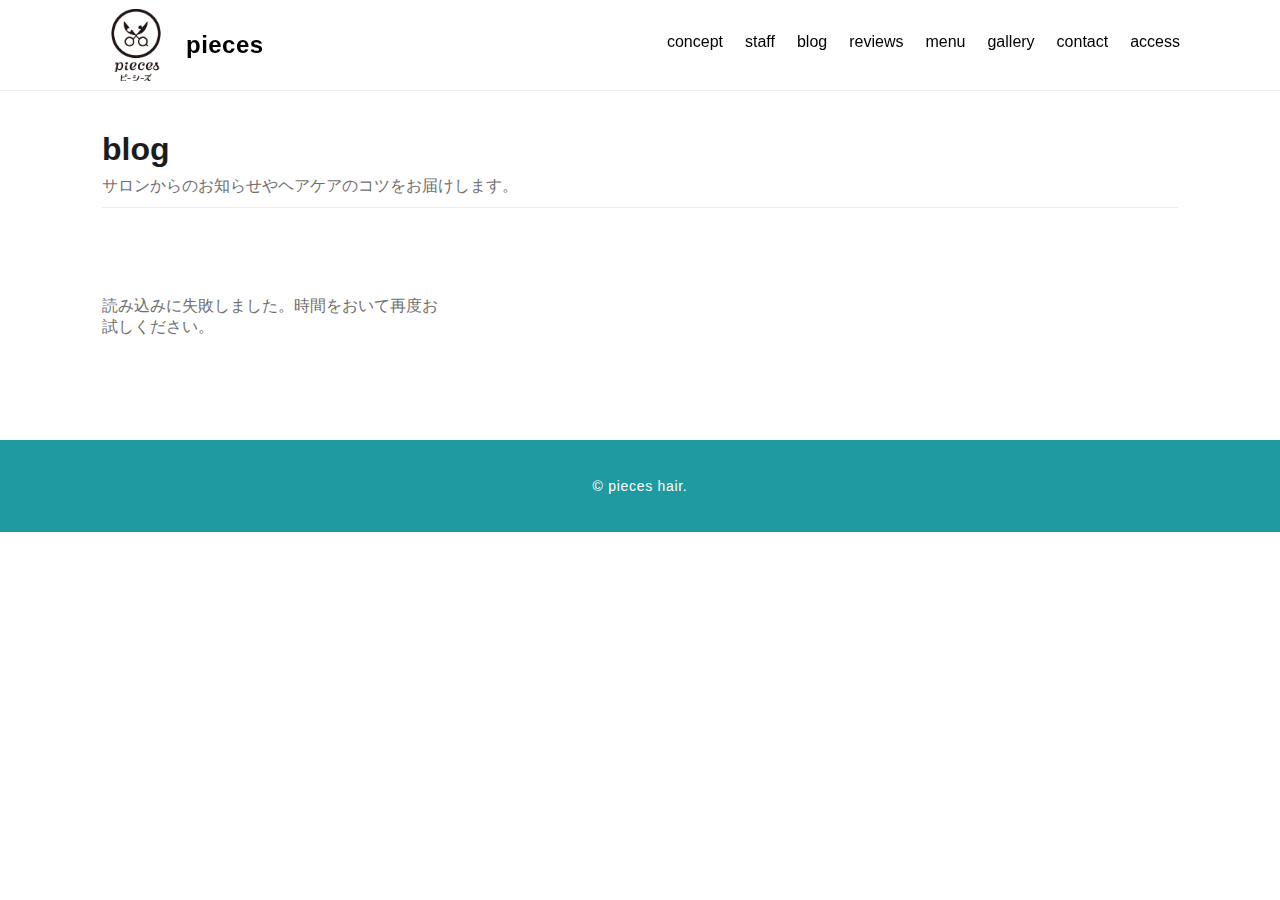
<file: blog/index.html>
<!DOCTYPE html>
<html lang="ja">
<head>
  <meta charset="utf-8">
  <meta name="viewport" content="width=device-width,initial-scale=1">
  <title>blog | pieces</title>
  <meta name="description" content="pieces のブログ一覧">
  <link rel="icon" href="../images/logo.jpeg">
  <meta name="format-detection" content="telephone=no">
  <link rel="stylesheet" href="../styles.css">
  <style>
    .blog-hero{padding:40px 0 10px}
    .blog-hero h1{margin:0 0 8px}
    .blog-hero p{margin:0;color:var(--muted)}
    .cards.blog-list .card img{border-radius:12px;margin-bottom:10px}
    .cards.blog-list .card strong{display:block;margin-bottom:4px}
  </style>
</head>

<body>
  <header class="header">
    <div class="wrap nav">
      <a class="brand" href="../index.html#top" aria-label="トップへ">
        <img src="../images/logo.jpeg" alt="pieces ロゴ" width="48" height="48" loading="eager">
        <span>pieces</span>
      </a>
      <nav class="menu" aria-label="主要ナビゲーション">
        <a href="../index.html#concept">concept</a>
        <a href="../index.html#staff">staff</a>
        <a href="./index.html">blog</a>
        <a href="../index.html#reviews">reviews</a>
        <a href="../index.html#menu">menu</a>
        <a href="../index.html#gallery">gallery</a>
        <a href="../index.html#contact">contact</a>
        <a href="../index.html#access">access</a>
      </nav>
    </div>
  </header>

  <main class="wrap" id="top">
    <section class="blog-hero">
      <h1>blog</h1>
      <p>サロンからのお知らせやヘアケアのコツをお届けします。</p>
    </section>

    <section class="section" aria-label="ブログ一覧">
      <div id="blog-list" class="cards blog-list" aria-live="polite"></div>
      <p class="small muted" id="blog-note" style="margin-top:14px"></p>
    </section>
  </main>

  <footer><div class="wrap"><p>© pieces hair.</p></div></footer>

  <!-- microCMS（ブログ一覧ページ 全件取得） -->
  <script>
    // 🔑 あなたの microCMS 設定
    const MICROCMS_KEY = "OD6b2kmbP5JywTqJgejkTfJrwnKUJpLV03fU";
    const BLOG_ENDPOINT = "https://pieces.microcms.io/api/v1/blog";

    async function loadAllBlogs(){
      const list = document.getElementById("blog-list");
      const note = document.getElementById("blog-note");

      try{
        const res = await fetch(`${BLOG_ENDPOINT}?limit=50&orders=-publishedAt`, {
          headers: { "X-MICROCMS-API-KEY": MICROCMS_KEY }
        });
        if (!res.ok){
          list.innerHTML = `<p class="muted">読み込みに失敗しました（HTTP ${res.status}）。</p>`;
          console.error("microCMS HTTP error:", res.status, await res.text());
          return;
        }

        const data = await res.json();
        if (!data.contents || data.contents.length === 0){
          list.innerHTML = `<p class="muted">まだ記事がありません。</p>`;
          note.textContent = "";
          return;
        }

        const toCard = (p) => `
          <a class="card" href="./post.html?id=${p.id}" style="text-decoration:none;color:inherit">
            ${p.eyecatch ? `<img src="${p.eyecatch.url}" alt="${p.title}">` : ""}
            <strong>${p.title}</strong>
            <p class="small muted">${(p.publishedAt||p.createdAt||"").slice(0,10)}</p>
            ${p.excerpt ? `<p class="muted">${p.excerpt}</p>` : ""}
          </a>`;

        list.innerHTML = data.contents.map(toCard).join("");
        note.textContent = `全 ${data.totalCount} 件`;
      }catch(e){
        console.error("microCMS 読み込みエラー:", e);
        document.getElementById("blog-list").innerHTML =
          `<p class="muted">読み込みに失敗しました。時間をおいて再度お試しください。</p>`;
        document.getElementById("blog-note").textContent = "";
      }
    }

    loadAllBlogs();
  </script>
</body>
</html>
</file>
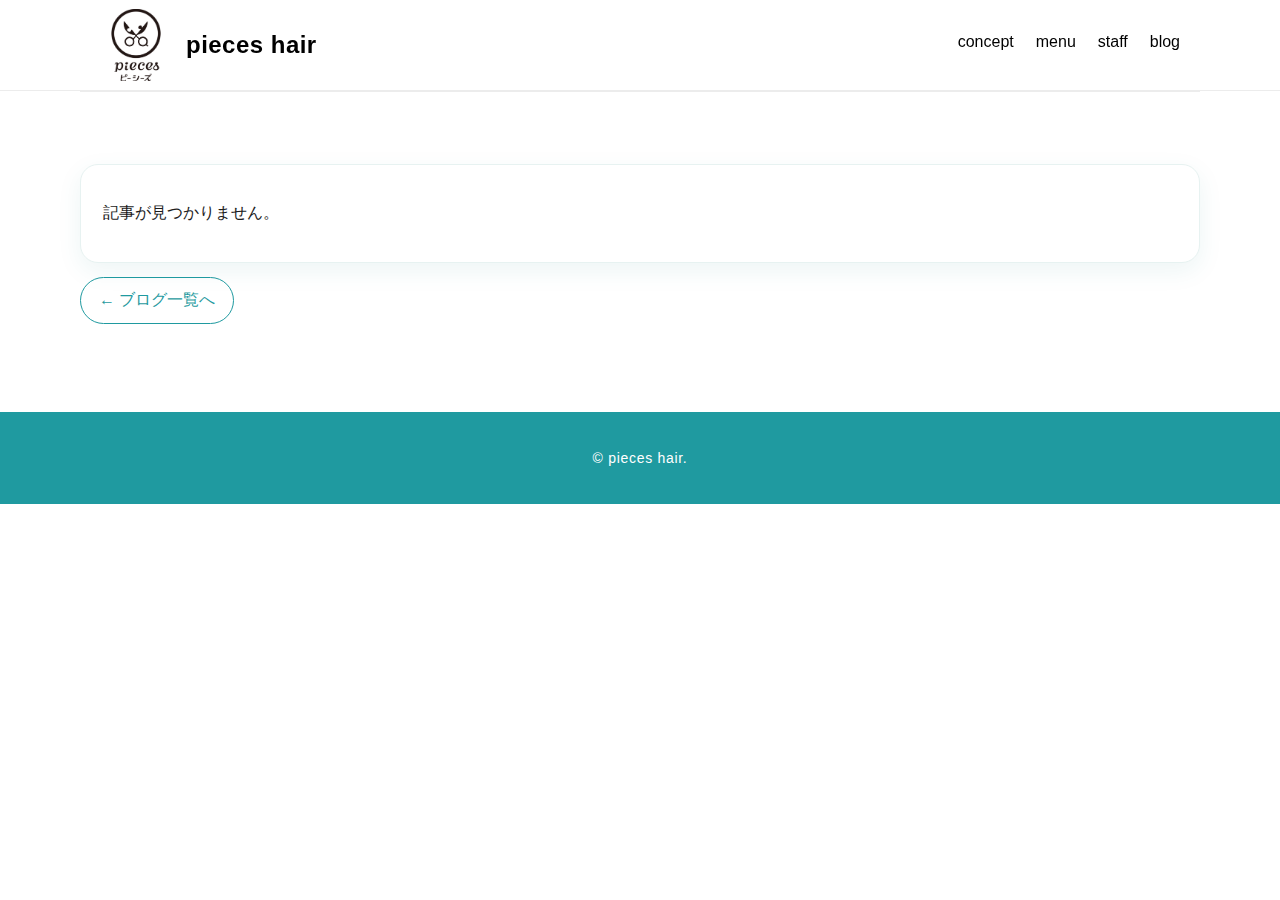
<file: blog/post.html>
<!DOCTYPE html><html lang="ja"><head>
<meta charset="utf-8"><meta name="viewport" content="width=device-width,initial-scale=1">
<title>blog post | pieces</title>
<link rel="icon" href="../images/logo.jpeg">
<link rel="stylesheet" href="../styles.css">
<style>
.article img{max-width:100%;height:auto;border-radius:12px}
.article h1{font-size:24px;margin:10px 0}
.article .meta{color:var(--muted);font-size:12px;margin-bottom:16px}
</style>
</head><body>
<header class="header"><div class="wrap nav">
  <a class="brand" href="../#top"><img src="../images/logo.jpeg" alt="" width="40" height="40"><span>pieces hair</span></a>
  <nav class="menu"><a href="../#concept">concept</a><a href="../#menu">menu</a><a href="../#staff">staff</a><a href="./">blog</a></nav>
</div></header>

<main class="wrap section">
  <article id="post" class="article card"></article>
  <p style="margin-top:14px"><a class="btn" href="./">← ブログ一覧へ</a></p>
</main>

<footer><div class="wrap"><p>© pieces hair.</p></div></footer>

<script>
const KEY="OD6b2kmbP5JvTqJgejktTJvwnKUJpLV03fU";
const EP ="https://pieces.microcms.io/api/v1/blog";
const id=new URL(location.href).searchParams.get('id');

async function load(){
  if(!id){document.getElementById('post').innerHTML='<p>記事が見つかりません。</p>';return;}
  try{
    const r=await fetch(`${EP}/${id}`,{headers:{'X-MICROCMS-API-KEY':KEY}});
    const p=await r.json();
    document.title = `${p.title} | pieces`;
    document.getElementById('post').innerHTML = `
      ${p.eyecatch?`<img src="${p.eyecatch.url}" alt="${p.title}" style="margin-bottom:12px">`:``}
      <h1>${p.title}</h1>
      <div class="meta">${(p.publishedAt||p.createdAt||"").slice(0,10)}　${p.category?` / ${p.category}`:''}</div>
      <div class="body">${p.body??""}</div>
    `;
  }catch(e){
    console.error(e);
    document.getElementById('post').innerHTML='<p>読み込みに失敗しました。</p>';
  }
}
load();
</script>
</body></html>
</file>
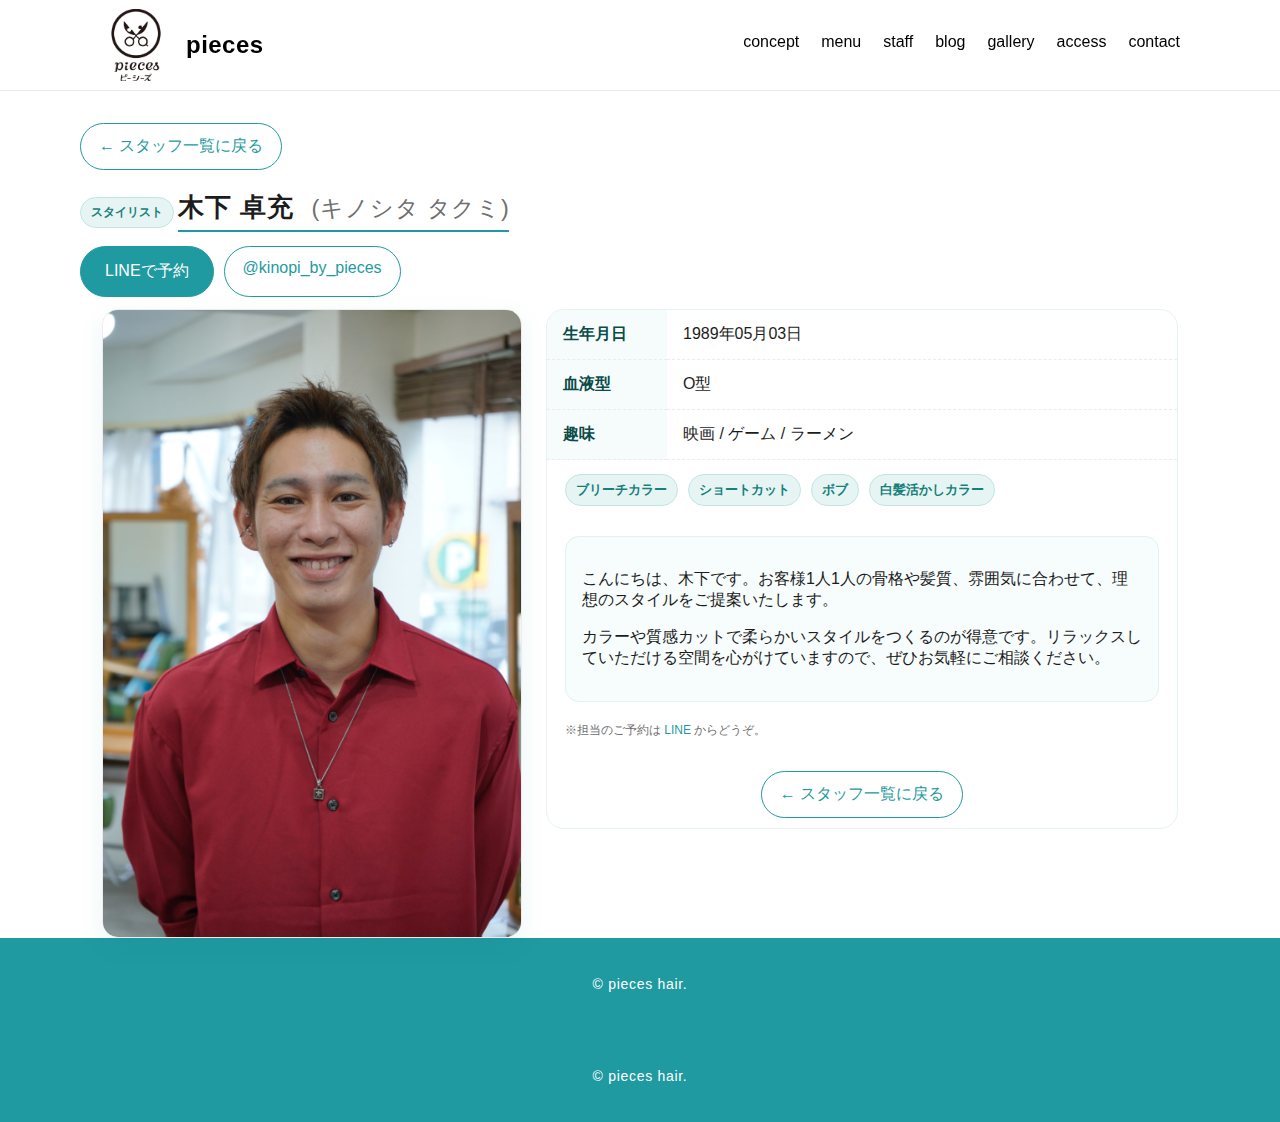
<file: staff/kinoshita.html>
<!DOCTYPE html>
<html lang="ja">
<head>
  <meta charset="utf-8" />
  <meta name="viewport" content="width=device-width,initial-scale=1" />
  <title>木下 卓充 | pieces</title>
  <meta name="description" content="柏の美容室pieces スタイリスト 木下卓充。柔らかい質感カットとブリーチカラー、ボブ、白髪ぼかしが得意。お客様一人ひとりに寄り添った丁寧な提案を心がけています。">
  <link rel="icon" href="../images/logo.jpeg" />
  <link rel="stylesheet" href="../styles.css" />
  <style>
    /* ===== スタッフ詳細ページ専用 ===== */
    .staff-header{padding:24px 0 0}
    .staff-head{margin-top:10px}
    .chip{
      display:inline-block;background:#e6f5f4;color:#17807B;border:1px solid #bfe6e3;
      padding:6px 10px;border-radius:999px;font-size:12px;font-weight:700
    }
    .staff-name{
      margin:10px 0 0;
      display:inline-block;
      padding-bottom:5px;
      font-size:clamp(20px,2.5vw,26px);
      font-weight:600;
      border-bottom:2px solid var(--accent);
      letter-spacing:0.03em;
    }
    .staff-name .kana{
      margin-left:10px;
      font-size:.9em;
      color:var(--muted);
      font-weight:500;
    }
    .staff-qual{
      font-size:14px;
      color:#17807B;
      font-weight:500;
      margin-top:4px;
      letter-spacing:0.04em;
    }

    .staff-profile{
      display:grid;
      grid-template-columns:420px 1fr;
      gap:24px;
      align-items:start;
      margin-top:12px;
    }
    .profile-img{
      border-radius:16px;
      border:1px solid var(--line);
      box-shadow:0 8px 24px rgba(23,128,123,.08);
    }
    .profile-card{
      border:1px solid #e7f2f1;
      border-radius:18px;
      overflow:hidden;
      background:var(--paper);
    }
    .profile-table{width:100%; border-collapse:collapse}
    .profile-table th,.profile-table td{
      padding:14px 16px;
      border-bottom:1px dashed var(--line);
      text-align:left;
      vertical-align:top;
    }
    .profile-table th{
      width:120px;
      background:#f6fbfb;
      color:#0b4b49;
      font-weight:700;
    }

    .badges{
      display:flex;
      gap:10px;
      flex-wrap:wrap;
      padding:14px 18px;
    }
    .badge{
      background:#e6f5f4;
      color:#17807B;
      border:1px solid #bfe6e3;
      padding:6px 10px;
      border-radius:999px;
      font-size:13px;
      font-weight:700;
    }

    .greet{
      margin:16px 18px 20px;
      background:#f7fcfc;
      border:1px solid #e1f2f1;
      border-radius:14px;
      padding:16px;
    }

    .btn.back{margin:8px 0 0; display:inline-block}

    @media (max-width:900px){
      .staff-profile{grid-template-columns:1fr}
    }
  </style>
</head>
<body>

  <!-- 共通ヘッダー -->
  <header class="header">
    <div class="wrap nav">
      <a class="brand" href="../index.html#top" aria-label="トップへ">
        <img src="../images/logo.jpeg" alt="pieces ロゴ" width="48" height="48" loading="eager" />
        <span>pieces</span>
      </a>
      <nav class="menu" aria-label="主要ナビゲーション">
        <a href="../index.html#concept">concept</a>
        <a href="../index.html#menu">menu</a>
        <a href="../index.html#staff">staff</a>
        <a href="../blog/index.html">blog</a>
        <a href="../index.html#gallery">gallery</a>
        <a href="../index.html#access">access</a>
        <a href="../index.html#contact">contact</a>
      </nav>
    </div>
  </header>

  <!-- スタッフ見出し -->
  <header class="staff-header wrap">
    <a class="btn back" href="../index.html#staff">← スタッフ一覧に戻る</a>

    <div class="staff-head">
      <span class="chip">スタイリスト</span>
      <h1 class="staff-name">
        木下 卓充
        <span class="kana">(キノシタ タクミ)</span>
      </h1>
      <p class="staff-qual"></p>

      <div class="cta" style="margin-top:10px; display:flex; gap:10px; flex-wrap:wrap">
        <a class="btn fill" href="https://line.me/R/ti/p/@vtd8113w" target="_blank" rel="noopener">LINEで予約</a>
        <a class="btn" href="https://www.instagram.com/kinopi_by_pieces" target="_blank" rel="noopener">@kinopi_by_pieces</a>
      </div>
    </div>
  </header>

  <!-- 本文 -->
  <main class="wrap">
    <div class="staff-profile">
      <img class="profile-img" src="../images/staff2.jpg" alt="木下 卓充" width="800" height="1000" loading="lazy" />

      <div class="profile-card">
        <table class="profile-table" aria-label="プロフィール">
          <tr>
            <th scope="row">生年月日</th>
            <td>1989年05月03日</td>
          </tr>
          <tr>
            <th scope="row">血液型</th>
            <td>O型</td>
          </tr>
          <tr>
            <th scope="row">趣味</th>
            <td>映画 / ゲーム / ラーメン</td>
          </tr>
        </table>

        <div class="badges" aria-label="得意ジャンル">
          <span class="badge">ブリーチカラー</span>
          <span class="badge">ショートカット</span>
          <span class="badge">ボブ</span>
          <span class="badge">白髪活かしカラー</span>
        </div>

        <div class="greet">
          <p>
            こんにちは、木下です。お客様1人1人の骨格や髪質、雰囲気に合わせて、理想のスタイルをご提案いたします。
          </p>
          <p>
            カラーや質感カットで柔らかいスタイルをつくるのが得意です。リラックスしていただける空間を心がけていますので、ぜひお気軽にご相談ください。
          </p>
        </div>

        <p class="small muted" style="margin:0 18px 18px">
          ※担当のご予約は <a href="https://line.me/R/ti/p/@vtd8113w" target="_blank" rel="noopener">LINE</a> からどうぞ。
        </p> 
        <div style="text-align:center; margin:24px 0 10px;">
          <a class="btn back" href="../index.html#staff">← スタッフ一覧に戻る</a>
        </div>
      </div>
    </div>
  </main>

  <footer>
    <div class="wrap"><p>© pieces hair.</p></div>
  </footer>
  <footer>
    <div class="wrap">
      <p>© pieces hair.</p>
    </div>
  </footer>

  <!-- ✅ 共通リンク補正スクリプト -->
  <script>
    // ローカル(file://)と本番(https://pieces-hair.github.io/pieces-hair/)でリンク先を自動補正
    (function() {
      const base = location.protocol === "file:" ? ".." : "/pieces-hair";
      document.querySelectorAll('a[data-link]').forEach(a => {
        a.href = base + a.getAttribute('data-link');
      });
    })();
  </script>
</body>
</html></body>
</html>
</file>
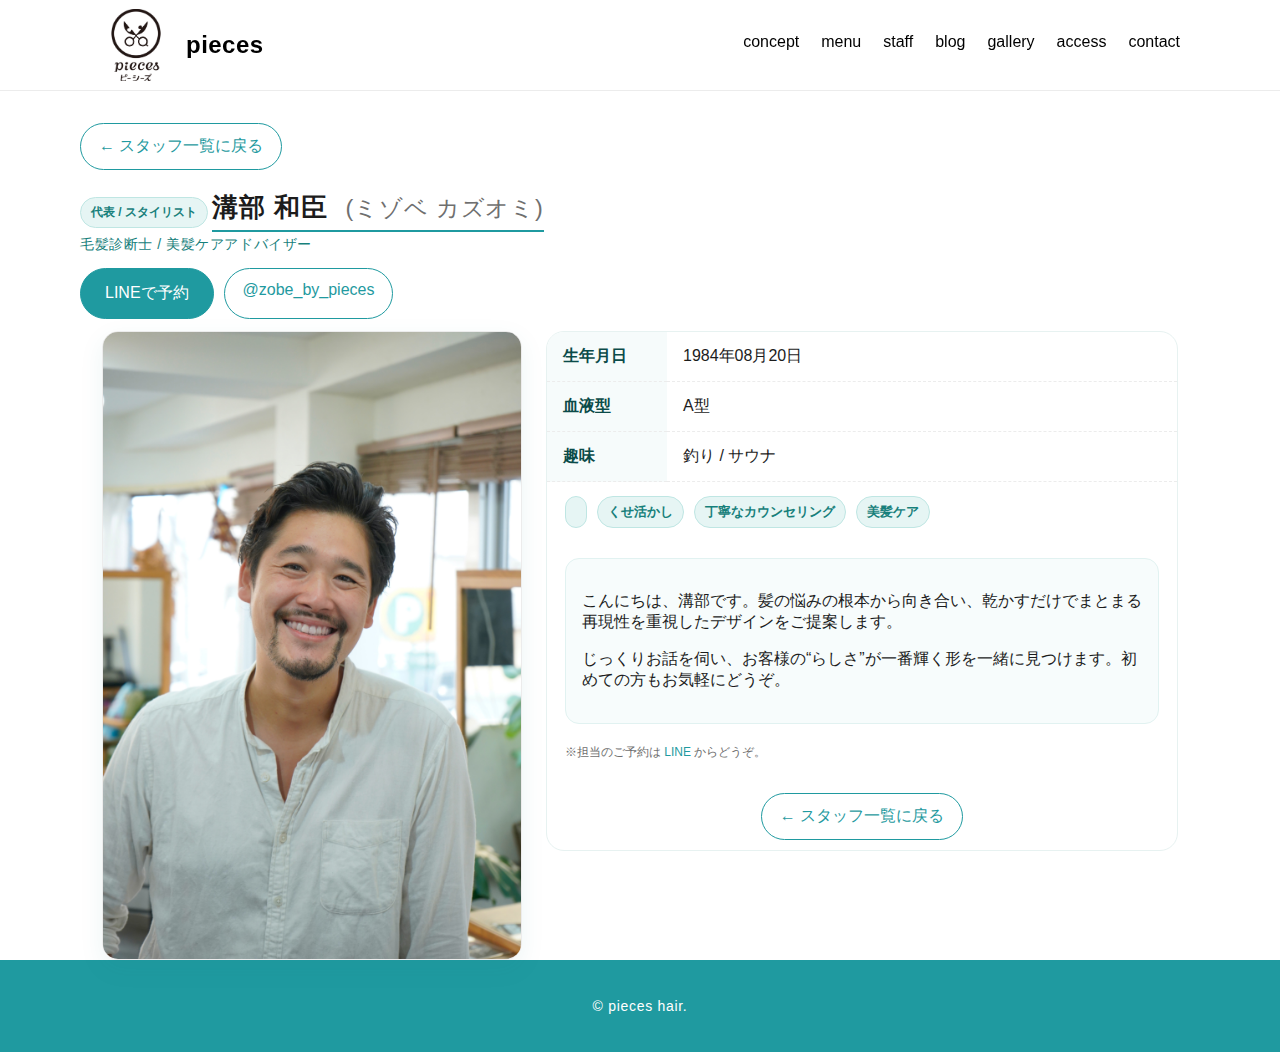
<file: staff/mizobe.html>
<!DOCTYPE html>
<html lang="ja">
<head>
  <meta charset="utf-8" />
  <meta name="viewport" content="width=device-width,initial-scale=1" />
  <title>溝部 和臣 | pieces</title>
  <meta name="description" content="柏の美容室pieces 代表 / スタイリスト 溝部和臣。丁寧なカウンセリングと美髪ケアで“扱いやすく綺麗”な髪を叶えます。毛髪診断士・美髪ケアアドバイザー。">
  <link rel="icon" href="../images/logo.jpeg" />
  <link rel="stylesheet" href="../styles.css" />
  <style>
    /* ===== スタッフ詳細ページ専用 ===== */
    .staff-header{padding:24px 0 0}
    .staff-head{margin-top:10px}
    .chip{
      display:inline-block;background:#e6f5f4;color:#17807B;border:1px solid #bfe6e3;
      padding:6px 10px;border-radius:999px;font-size:12px;font-weight:700
    }
    .staff-name{
      margin:10px 0 0;
      display:inline-block;
      padding-bottom:5px;
      font-size:clamp(20px,2.5vw,26px);
      font-weight:600;
      border-bottom:2px solid var(--accent);
      letter-spacing:0.03em;
    }
    .staff-name .kana{
      margin-left:10px;
      font-size:.9em;
      color:var(--muted);
      font-weight:500;
    }
    .staff-qual{
      font-size:14px;
      color:#17807B;
      font-weight:500;
      margin-top:4px;
      letter-spacing:0.04em;
    }

    .staff-profile{
      display:grid;
      grid-template-columns:420px 1fr;
      gap:24px;
      align-items:start;
      margin-top:12px;
    }
    .profile-img{
      border-radius:16px;
      border:1px solid var(--line);
      box-shadow:0 8px 24px rgba(23,128,123,.08);
    }
    .profile-card{
      border:1px solid #e7f2f1;
      border-radius:18px;
      overflow:hidden;
      background:var(--paper);
    }
    .profile-table{width:100%; border-collapse:collapse}
    .profile-table th,.profile-table td{
      padding:14px 16px;
      border-bottom:1px dashed var(--line);
      text-align:left;
      vertical-align:top;
    }
    .profile-table th{
      width:120px;
      background:#f6fbfb;
      color:#0b4b49;
      font-weight:700;
    }

    .badges{
      display:flex;
      gap:10px;
      flex-wrap:wrap;
      padding:14px 18px;
    }
    .badge{
      background:#e6f5f4;
      color:#17807B;
      border:1px solid #bfe6e3;
      padding:6px 10px;
      border-radius:999px;
      font-size:13px;
      font-weight:700;
    }

    .greet{
      margin:16px 18px 20px;
      background:#f7fcfc;
      border:1px solid #e1f2f1;
      border-radius:14px;
      padding:16px;
    }

    .btn.back{margin:8px 0 0; display:inline-block}

    @media (max-width:900px){
      .staff-profile{grid-template-columns:1fr}
    }
  </style>
</head>
<body>

  <!-- 共通ヘッダー -->
  <header class="header">
    <div class="wrap nav">
      <a class="brand" href="../index.html#top" aria-label="トップへ">
        <img src="../images/logo.jpeg" alt="pieces ロゴ" width="48" height="48" loading="eager" />
        <span>pieces</span>
      </a>
      <nav class="menu" aria-label="主要ナビゲーション">
        <a href="../index.html#concept">concept</a>
        <a href="../index.html#menu">menu</a>
        <a href="../index.html#staff">staff</a>
        <a href="../blog/index.html">blog</a>
        <a href="../index.html#gallery">gallery</a>
        <a href="../index.html#access">access</a>
        <a href="../index.html#contact">contact</a>
      </nav>
    </div>
  </header>

  <!-- スタッフ見出し -->
  <header class="staff-header wrap">
    <a class="btn back" href="../index.html#staff">← スタッフ一覧に戻る</a>

    <div class="staff-head">
      <span class="chip">代表 / スタイリスト</span>
      <h1 class="staff-name">
        溝部 和臣
        <span class="kana">(ミゾベ カズオミ)</span>
      </h1>
      <p class="staff-qual">毛髪診断士 / 美髪ケアアドバイザー</p>

      <div class="cta" style="margin-top:10px; display:flex; gap:10px; flex-wrap:wrap">
        <a class="btn fill" href="https://line.me/R/ti/p/@vtd8113w" target="_blank" rel="noopener">LINEで予約</a>
        <a class="btn" href="https://www.instagram.com/zobe_by_pieces" target="_blank" rel="noopener">@zobe_by_pieces</a>
      </div>
    </div>
  </header>

  <!-- 本文 -->
  <main class="wrap">
    <div class="staff-profile">
      <img class="profile-img" src="../images/staff1.jpg" alt="溝部 和臣" width="800" height="1000" loading="lazy" />

      <div class="profile-card">
        <table class="profile-table" aria-label="プロフィール">
          <tr>
            <th scope="row">生年月日</th>
            <td>1984年08月20日</td>
          </tr>
          <tr>
            <th scope="row">血液型</th>
            <td>A型</td>
          </tr>
          <tr>
            <th scope="row">趣味</th>
            <td>釣り / サウナ</td>
          </tr>
        </table>

        <div class="badges" aria-label="得意ジャンル">
          <span class="badge"></span>
          <span class="badge">くせ活かし</span>
          <span class="badge">丁寧なカウンセリング</span>
          <span class="badge">美髪ケア</span>
        </div>

        <div class="greet">
          <p>
            こんにちは、溝部です。髪の悩みの根本から向き合い、乾かすだけでまとまる再現性を重視したデザインをご提案します。
          </p>
          <p>
            じっくりお話を伺い、お客様の“らしさ”が一番輝く形を一緒に見つけます。初めての方もお気軽にどうぞ。
          </p>
        </div>

        <p class="small muted" style="margin:0 18px 18px">
          ※担当のご予約は <a href="https://line.me/R/ti/p/@vtd8113w" target="_blank" rel="noopener">LINE</a> からどうぞ。
        </p> <div style="text-align:center; margin:24px 0 10px;">
        <a class="btn back" href="../index.html#staff">← スタッフ一覧に戻る</a>
      </div>
      </div>
    </div>
  </main>

  <footer>
    <div class="wrap"><p>© pieces hair.</p></div>
  </footer>
</body>
</html>
</file>
<file: styles.css>
/* ===== pieces 統一スタイル（完全版）===================================== */
:root{
  --ink:#1c1c1c;
  --muted:#6f6f6f;
  --bg:#fff;
  --bg-soft:#fafafa;
  --line:#ececec;
  --paper:#fff;
  --accent:#1F9AA0;
  --accent-darker:#17807B;
  --headerH:90px; /* 固定ヘッダー高さ(PC) */
}

/* ===== ベース ===== */
*{ box-sizing:border-box; }
html,body{
  margin:0;
  background:var(--bg);
  color:var(--ink);
  font-family:-apple-system,BlinkMacSystemFont,"Noto Sans JP","Hiragino Kaku Gothic ProN","メイリオ",Meiryo,sans-serif;
  text-rendering:optimizeLegibility;
  -webkit-font-smoothing:antialiased;
}
img{ max-width:100%; height:auto; display:block; }
a{ color:var(--accent); text-decoration:none; }
.wrap{ max-width:1120px; margin:auto; padding:0 22px; }

/* ===== アンカー位置調整（ずれ防止） ===== */
/* スクロールは滑らかに。実際の停止位置は各セクションの scroll-margin-top で制御 */
html{
  scroll-behavior:smooth;
  scroll-padding-top:0;
}
.section{
  padding:72px 0;
  border-top:1px solid var(--line);
  /* ヘッダー高さ + 余白ぶんで止める（共通） */
  scroll-margin-top:calc(var(--headerH) + 12px) !important;
}
.section.alt{ background:var(--bg-soft); }
.section h2{
  position:relative; display:inline-block;
  margin:0 0 18px; padding-bottom:6px;
  color:#000; font-weight:600; font-size:26px;
}
.section h2::after{
  content:""; position:absolute; left:0; bottom:0;
  width:48px; height:3px; border-radius:2px; opacity:.9;
  background:var(--accent);
}

/* ===== ヘッダー ===== */
.header{
  position:sticky; top:0; z-index:50;
  background:rgba(255,255,255,.92);
  backdrop-filter:blur(10px);
  border-bottom:1px solid var(--line);
}
.nav{
  display:flex; align-items:center; justify-content:space-between;
  height:90px; padding:0 20px;
}
.brand{ display:flex; align-items:center; gap:14px; margin-left:0; }
.brand img{ max-height:72px; width:auto; object-fit:contain; border-radius:12px; }
.brand span{ font-size:24px; font-weight:700; color:#000; letter-spacing:.02em; }
.menu{ display:flex; gap:22px; }
.menu a{
  color:#000; font-weight:500; position:relative; padding-bottom:6px;
}
.menu a::after{
  content:""; position:absolute; left:0; bottom:0;
  width:0; height:2px; background:var(--accent);
  transition:width .2s ease;
}
.menu a:hover::after{ width:100%; }

/* ===== HERO ===== */
.hero{
  display:grid; grid-template-columns:1.1fr 1fr;
  gap:28px; align-items:center; padding:72px 0;
}
@media (max-width:980px){
  .hero{ grid-template-columns:1fr; }
}
.cta-row{ display:flex; gap:12px; align-items:center; flex-wrap:wrap; }
.hero a[href*="tel"],
.hero a[href*="instagram"],
.hero a[href*="pieces_hairsalon"],
.hero a[href*="maps.google.com"]{
  display:inline-block; background:#fff; color:#000;
  border:1px solid rgba(0,0,0,.6);
  border-radius:30px; padding:10px 22px;
  font-weight:500; font-size:15px; text-decoration:none;
  transition:all .25s ease; box-shadow:0 2px 6px rgba(0,0,0,.04);
}
.hero a:hover{
  background:#000; color:#fff; border-color:#000;
  box-shadow:0 4px 12px rgba(0,0,0,.12);
}

/* ===== スライドショー（高さしっかり保証） ===== */
.slideshow{
  position:relative; width:100%;
  aspect-ratio:16 / 9;            /* 高さを確保 */
  overflow:hidden; border-radius:12px;
}
.slideshow img{
  position:absolute; inset:0;
  width:100%; height:100%;
  object-fit:cover;
  opacity:0; transition:opacity 1.2s ease-in-out;
}
.slideshow img.active{ opacity:1; z-index:1; }
/* 古いiOS等の aspect-ratio 非対応対策 */
@supports not (aspect-ratio: 16 / 9){
  .slideshow::before{ content:""; display:block; padding-top:56.25%; }
  .slideshow > img{ position:absolute; top:0; left:0; right:0; bottom:0; }
}
/* すごく小さい画面は少し縦長に */
@media (max-width:420px){
  .slideshow{ aspect-ratio:4 / 3; }
}

/* ===== カード ===== */
.cards{ display:grid; grid-template-columns:repeat(3,1fr); gap:22px; }
@media (max-width:900px){ .cards{ grid-template-columns:1fr; } }
.card{
  border:1px solid #e7f2f1; border-radius:18px; padding:22px; background:var(--paper);
  box-shadow:0 8px 24px rgba(23,128,123,.08);
}
.staff .card img{ border-radius:12px; border:1px solid var(--line); }
.gallery{ display:grid; grid-template-columns:1fr 1fr; gap:22px; }
@media (max-width:900px){ .gallery{ grid-template-columns:1fr; } }
.muted{ color:var(--muted); }
.small{ font-size:12px; }

/* ===== ボタン ===== */
.btn{
  display:inline-block; border:1px solid var(--accent); color:var(--accent);
  border-radius:28px; padding:12px 18px; font-weight:500;
  transition:background .2s ease, color .2s ease, border-color .2s ease, box-shadow .2s;
}
.btn:hover{ border-color:var(--accent-darker); color:var(--accent-darker); }
.btn.fill{
  background:var(--accent); color:#fff; border-radius:30px;
  padding:14px 24px; font-weight:500; transition:all .25s ease;
}
.btn.fill:hover{ background:var(--accent-darker); }

/* ===== concept（背景＋透かし） ===== */
#concept.section{ background:#bdecf5; position:relative; color:#000; overflow:hidden; }
#concept.section h2{ color:#000; }
#concept.section h2::after{ background:#fff; }
#concept.section p{ color:#000; font-size:18px; line-height:1.8; font-weight:500; margin-bottom:10px; }
#concept.section .muted{ color:#000; opacity:.9; font-size:15px; }
#concept.section::before{
  content:""; position:absolute; top:50%; left:50%; width:320px; height:320px;
  background:url("images/concept-bg.png") no-repeat center/contain;
  opacity:.08; transform:translate(-50%,-50%);
  filter:hue-rotate(170deg) saturate(150%) brightness(1.1);
  pointer-events:none; z-index:0;
}
#concept.section > *{ position:relative; z-index:1; }

/* ===== gallery CTA ===== */
#gallery a[href*="instagram.com/pieces_hairsalon"]{
  display:inline-block; background:var(--accent); color:#fff !important;
  border:none; border-radius:30px; padding:12px 24px; font-weight:500; font-size:15px;
  text-decoration:none; transition:all .25s ease;
}
#gallery a[href*="instagram.com/pieces_hairsalon"]:hover{ background:var(--accent-darker); }

/* ===== MENU 金額整列 ===== */
#menu .card ul{ list-style:none; padding:0; margin:0; }
#menu .card li{
  display:flex; justify-content:space-between; align-items:baseline;
  border-bottom:1px dotted #e5e5e5; padding:6px 0; font-size:16px; line-height:1.8;
}
#menu .card li .price{ flex-shrink:0; width:90px; text-align:right; }

/* ===== staff トップの文字色を黒で統一 ===== */
#staff.section { color:#000; }
#staff.section h2,
#staff.section p,
#staff.section span,
#staff.section .card,
#staff.section .card p,
#staff.section .card span { color:#000 !important; }

/* ===== フッター ===== */
footer{
  background:var(--accent); color:#fff; padding:24px 0; text-align:center;
  font-size:14px; letter-spacing:.05em;
}
footer a{ color:#fff; text-decoration:underline; }

/* ===== スマホ調整 ===== */
@media (max-width:720px){
  :root{ --headerH:72px; } /* アンカー補正も連動 */

  .nav{ flex-wrap:wrap; align-items:flex-start; height:auto; padding:8px 12px; }
  .brand{ flex:1 0 100%; gap:10px; margin-left:0; }
  .brand img{ max-height:56px; }
  .brand span{ font-size:20px; }
  .menu{
    flex:1 0 100%; display:flex; flex-wrap:wrap; gap:14px;
    margin-top:6px; justify-content:flex-start;
  }
  .cards{ grid-template-columns:1fr; }
  .cta-row{ justify-content:center; }
}

/* ===== アクセシビリティ ===== */
a:focus,button:focus,.btn:focus{
  outline:3px solid color-mix(in srgb, var(--accent) 50%, #fff 50%);
  outline-offset:2px;
}

/* ===== reviews の停止位置をピタッと合わせる（blogが見えない地点） ===== */
#reviews.section{
  /* 共通より少し下で止める = 上に余白を足す */
  scroll-margin-top:calc(var(--headerH) + 60px) !important;
}
@media (max-width:720px){
  #reviews.section{
    scroll-margin-top:calc(var(--headerH) + 20px) !important;
  }
}
</file>
